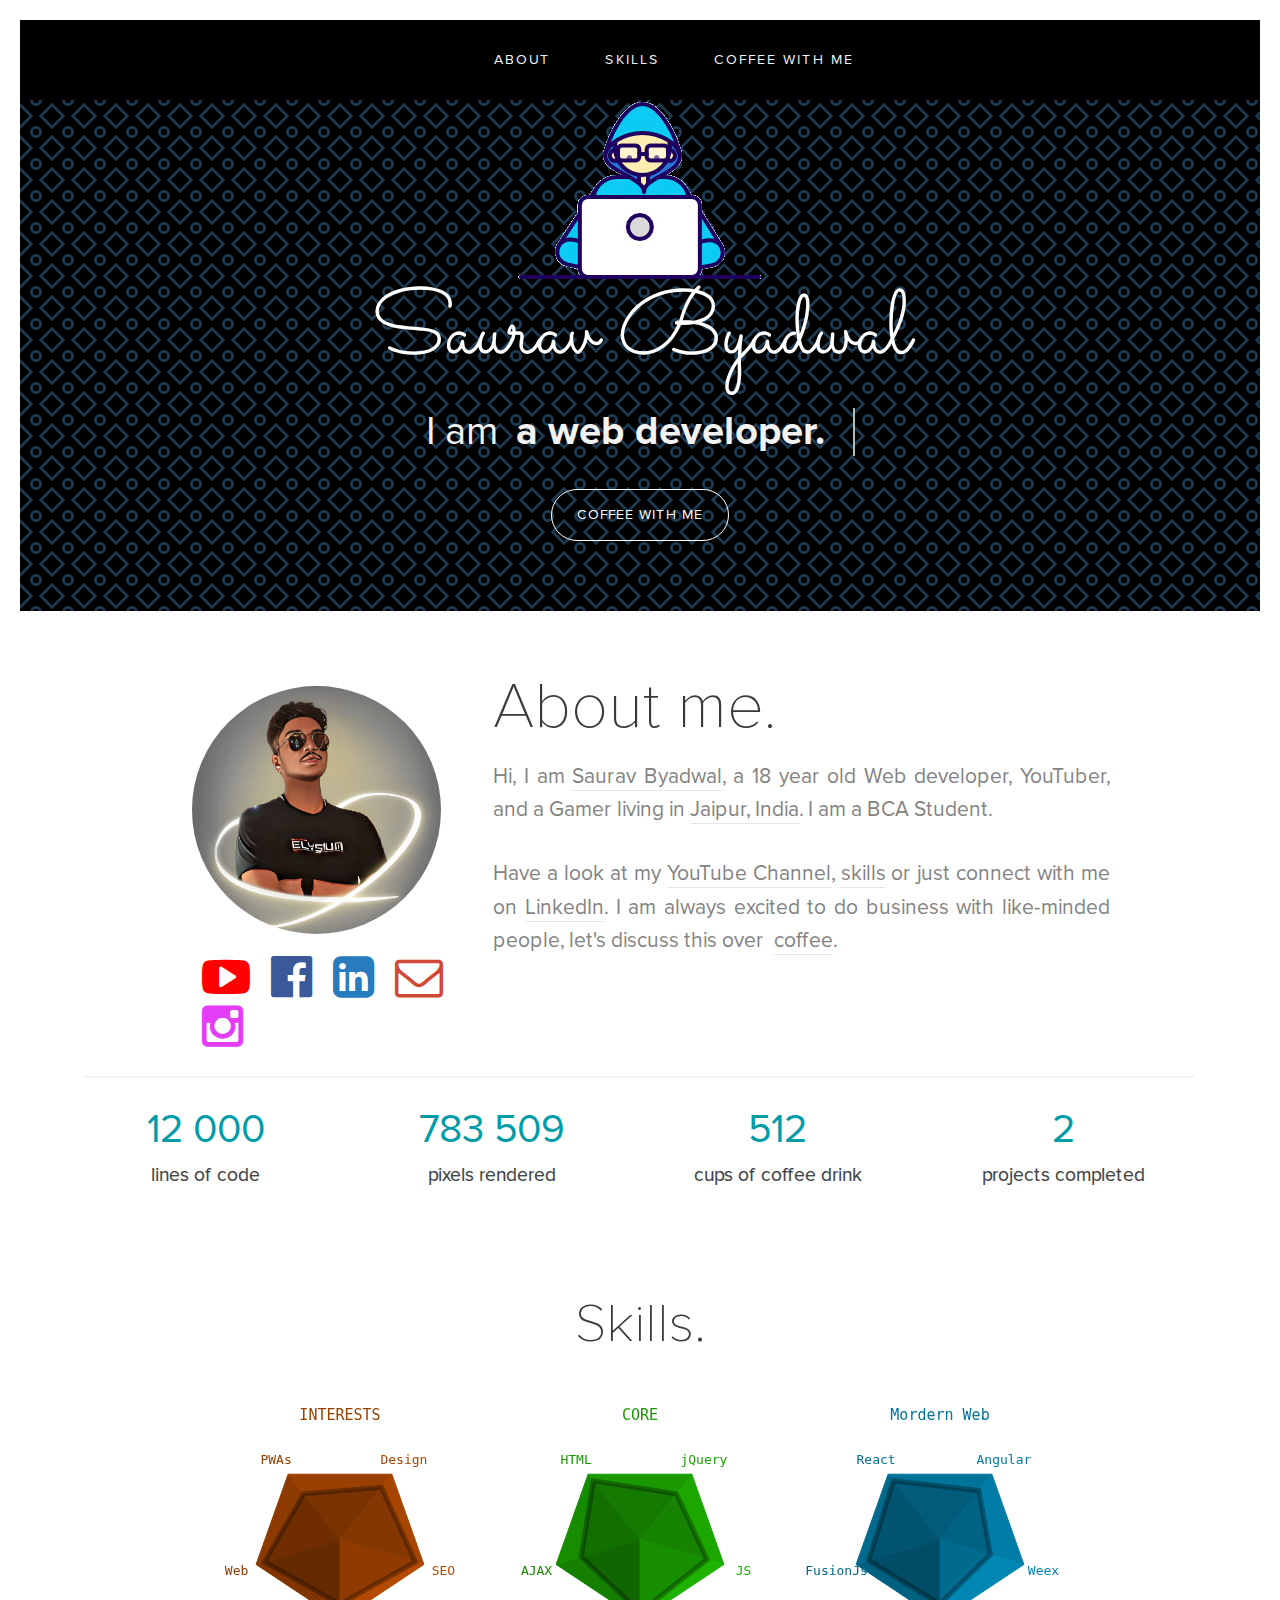
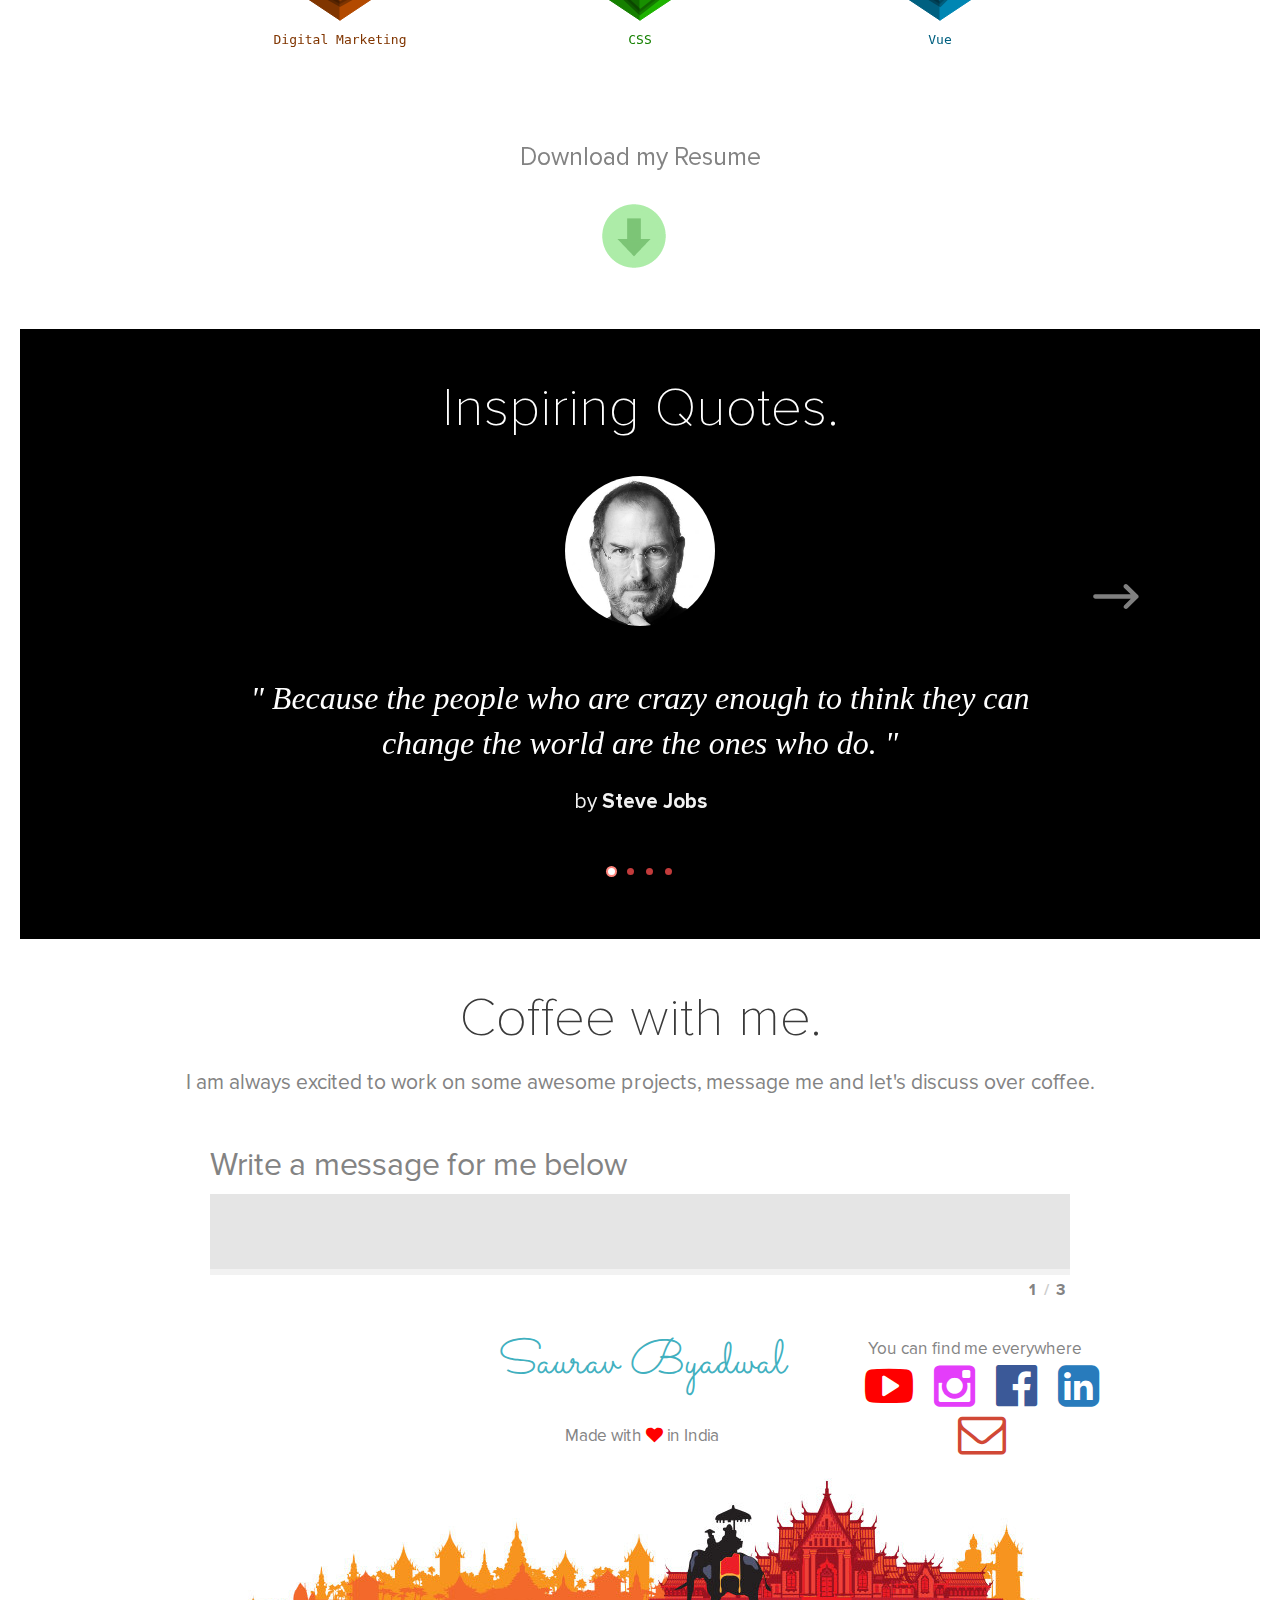
<file: index.html>
<!-- Begin Code Snippet Docstring -->
<!-- 
This code snippet is an HTML document that represents a personal website. It includes metadata, stylesheets, scripts, and sections for different content such as an introduction, about me, skills, quotes, and contact form. The website includes various styles and scripts for visual effects and interactivity. The code snippet does not have any explicit inputs and generates an HTML document that can be rendered by a web browser.
-->
<!-- End Code Snippet Docstring -->
<!doctype html>
<html class="no-js" lang="en">

<head>
  <meta charset="utf-8" />
  <meta name="google-site-verification" content="CCdRdGi4mcQEMv_Q4-K8uQwAU59lbJEycK-zBCBX4q0" />
  <meta name="description"
    content="Hello, I'm a Web developer, YouTuber, and a BCA Student. If you want your own website or play games online then coffee with me.">
  <meta name="keywords"
    content="web development, web designing, youtube, javascript, tutorials, react, angular, website, seo, bca student, social media marketing, freelancer, bengaluru, india ">
  <meta name="author" content="Saurav Byadwal">
  <meta name="viewport" content="width=device-width, initial-scale=1.0" />
  <meta property="og:title" content="Saurav Byadwal " />
  <meta property="og:url" content="index.html" />
  <meta property="og:image" content="img/logo.png" />
  <meta property="og:site_name" content="Saurav Byadwal" />
  <meta property="og:description"
    content="Hello, I'm a Web developer, YouTuber, and a BCA Student. If you want your own website or play games online then coffee with me." />
  <title>Saurav Byadwal</title>
  <link href="img/favicon.ico" type="image/x-icon" rel="shortcut icon" />
  <link rel="stylesheet" href="css/foundation.css" />
  <script src="js/vendor/modernizr.js"></script>
  <link rel="stylesheet" href="css/style.css" />
  <link rel="stylesheet" href="css/font.css" />
  <link rel="stylesheet" href="css/animate.css" />
  <link rel="stylesheet" href="css/icon.css" />
  <link href="https://fonts.googleapis.com/css?family=Sacramento" rel="stylesheet">
  <link rel="stylesheet" href="font/font-awesome/css/font-awesome.min.css">
  <link rel="stylesheet" type="text/css" href="css/component.css" />
  <script src="js/modernizr.custom.js"></script>
  <script src="js/jquery.min.js"></script>
  <script type="text/javascript">
    function hasScrolled() {var l = $(this).scrollTop(); Math.abs(lastScrollTop - l) <= delta || (l > lastScrollTop && l > navbarHeight ? $("header").removeClass("nav-down").addClass("nav-up") : l + $(window).height() < $(document).height() && $("header").removeClass("nav-up").addClass("nav-down"), lastScrollTop = l)} jQuery(window).scroll(function () {0 == jQuery(this).scrollTop() ? $("header").addClass("reachedTop") : $("header").removeClass("reachedTop")}); var didScroll, lastScrollTop = 0, delta = 2, navbarHeight = $("header").outerHeight(); $(window).scroll(function (l) {didScroll = !0}), setInterval(function () {didScroll && (hasScrolled(), didScroll = !1)}, 250);
  </script>
</head>

<body>
  <header class="nav-down reachedTop">
    <div class="wrapper" id="wrapper">
      <div class="row">
        <div class="small-12 large-12 columns alignCenter">
          <ul class="menu">
            <li><a href="#me">about</a></li>
            <li><a href="#myskills">skills</a></li>
            <li><a href="#coffeewithme">coffee with me</a></li>
        </div>
      </div>
    </div>
  </header>
  <section class="intro" id="intro">
    <div class="row" id="middle_row">
      <div class="medium-12 columns alignCenter">
        <section class="cd-intro">
          <h1 class="cd-headline clip is-full-width">
            <img src="img/plane.gif"><br>
            <span class="title">Saurav Byadwal</span><br>
            <span class="iama">I am </span>
            <span class="cd-words-wrapper">
              <b class="is-visible">a web developer.&nbsp;&nbsp;</b>
              <b>a YouTuber.</b>
              <b>a Gamer.</b>
              <b>a BCA Student.</b>
              <b>a proud Indian.</b>
            </span><br>
          </h1>
        </section>
        
      
        <a href="#coffeewithme" class="btn"> Coffee with me</a>
      </div>
    </div>
  </section>
  <section class="about" id="me">
    <div class="row">
      <div class="large-12 medium-12 columns">
        <div class="large-4 medium-4 columns">
          <img class="logo" src="img/Saurav.jpg">
          <div class="medium-12 columns">
            <ul class="tools">
              <li><a href="https://youtube.com/@Sauravby?si=cauI40Ox_sfdGFFi" target="_blank"><i class="fa fa-youtube-play"></i></a></li>
              <li><a href="https://www.facebook.com/saurav.byadwal" target="_blank"><i
                    class="fa fa-facebook-official"></i></a></li>
              <li><a href="https://www.linkedin.com/in/saurav-byadwal-125176199/" target="_blank"><i
                    class="fa fa-linkedin-square"></i></a></li>
              <li><a href="mailto:sauravbyadwal@gmail.com" target="_blank"><i class="fa fa-envelope-o"></i></a></li>
              <li><a href="https://instagram.com/sauravbyadwal?utm_source=qr&igshid=ZDc4ODBmNjlmNQ%3D%3D" target="_blank"><i class="fa fa-instagram"></i></a></li>
            </ul>
          </div>
        </div>
        <div class="large-8 medium-8 columns">
          <h1>About me.</h1>
          <p>
            Hi, I am <a href="https://instagram.com/sauravbyadwal?utm_source=qr&igshid=ZDc4ODBmNjlmNQ%3D%3D" target="_blank">Saurav Byadwal</a>, a 18 year old Web
            developer, YouTuber, and a Gamer living in <a href="https://goo.gl/maps/x8JF1zkp3drQukTT8"
              target="_blank">Jaipur, India</a>. I am a BCA Student.
          </p>
          <p>
            Have a look at my <a href="https://youtube.com/@Sauravby?si=cauI40Ox_sfdGFFi" target="_blank">YouTube Channel</a>, <a
              href="#myskills">skills</a> or just connect with me on <a href="https://www.linkedin.com/in/saurav-byadwal-125176199/"
              target="_blank">LinkedIn</a>. I am always excited to do business with like-minded people, let's discuss this over  <a href="#coffeewithme">coffee</a>.
          </p>
        </div>
      </div>
    </div>
  </section>
  <hr class="num">
  <section class="numbers-wrapper">
    <section class="numbers-inner-wrapper">
      <div class="numbers">
        <h4 id="coded-lines">12 000</h4>
        <span>lines of code</span>
      </div>
      <div class="numbers">
        <h4 id="rendered-pixels">783 509</h4>
        <span>pixels rendered</span>
      </div>
      <div class="numbers">
        <h4 id="coffee-cups">512</h4>
        <span>cups of coffee drink</span>
      </div>
      <div class="numbers">
        <h4 id="projects-completed">2</h4>
        <span>projects completed</span>
      </div>
    </section>
  </section>
  <section class="myskills" id="myskills">
    <div class="row alignCenter">
      <h1>Skills.</h1>
      <div class="skills">
      </div>
      <div class="downloadCV">
        <p>
          Download my Resume
        </p>
        <img class="resume" onclick="changeImage()" src="img/dwnld.png">
      </div>
    </div>
  </section>
  <section class="quotes" id="quotes">
    <div class="row alignCenter">
      <h1>Inspiring Quotes.</h1>
      <p>
      </p>
      <div id="quote-slider" class="cbp-fwslider">
        <ul>
          <li>
            <img class="quotes_img" src="img/quotes/steve-jobs.jpg" alt="Steve Jobs" />
            <h2 class="quotelines">" Because the people who are crazy enough to think they can<br>
              change the world are the ones who do. "</h2>
            <p class="desc">
              by <b>Steve Jobs</b>
            </p>
          </li>
          <li>
            <img class="quotes_img" src="img/quotes/bill-gates.jpg" alt="Bill Gates" />
            <h2 class="quotelines">" Success is a lousy teacher. It seduces smart people into<br>
              thinking they can't lose. "</h2>
            <p class="desc">
              by <b>Bill Gates</b>
            </p>
          </li>
          <li>
            <img class="quotes_img" src="img/quotes/linus-torvalds.jpg" alt="Linus Torvalds" />
            <h2 class="quotelines">" See, you not only have to be a good coder to create system<br>
              like Linux, you have to be a sneaky bastard too. "</h2>
            <p class="desc">
              by <b>Linus Torvalds</b>
            </p>
          </li>
          <li>
            <img class="quotes_img" src="img/quotes/larry-page.jpg" alt="Larry Page" />
            <h2 class="quotelines">" If you're changing the world, you're working on important things.<br>
              You're excited to get up in the morning. "</h2>
            <p class="desc">
              by <b>Larry Page</b>
            </p>
          </li>
        </ul>
      </div>
    </div>
  </section>
  <section class="coffeewithme" id="coffeewithme">
    <div class="row alignCenter">
      <h1>Coffee with me.</h1>
      <p>
        I am always excited to work on some awesome projects, message me and let's discuss over coffee.
      </p>
      <form id="theForm" class="simform" autocomplete="off">
        <div class="simform-inner">
          <ol class="questions">
            <li>
              <span><label for="q1">Write a message for me below</label></span>
              <input id="q1" name="q1" type="text" />
            </li>
            <li>
              <span><label for="q2">Your name</label></span>
              <input id="q2" name="q2" type="text" />
            </li>
            <li>
              <span><label for="q3">Your email or phone number</label></span>
              <input id="q3" name="q3" type="text" />
            </li>
          </ol>
          <!-- /questions -->
          <button class="submit" type="submit">Send answers</button>
          <div class="controls">
            <button class="next"><i class="fa fa-arrow-right"></i></button>
            <div class="progress">
            </div>
            <span class="number">
              <span class="number-current"></span>
              <span class="number-total"></span>
            </span>
            <span class="error-message"></span>
          </div>
          <!-- / controls -->
        </div>
        <!-- /simform-inner -->
        <span class="final-message"></span>
      </form>
      <!-- /simform -->
    </div>
  </section>
  <section class="sayhello" id="hello">
    <div class="row">
      <div class="large-4 columns pad10">
        <p>
          <b></b><br>
          
        </p>
      </div>
      <div class="large-4 columns">
        <p class="footTitle alignCenter">
          Saurav Byadwal
        </p>
        <p class="madewithlove">
          Made with <i class="fa fa-heart"></i> in India
        </p>
      </div>
      <div class="large-4 columns alignCenter pad10">
        <p class="alignCenter">
          You can find me everywhere
        </p>
        <ul class="tools">
          <li><a href="https://youtube.com/@Sauravby?si=cauI40Ox_sfdGFFi" target="_blank"><i class="fa fa-youtube-play"></i></a></li>
          <li><a href="https://instagram.com/sauravbyadwal?utm_source=qr&igshid=ZDc4ODBmNjlmNQ%3D%3D" target="_blank"><i class="fa fa-instagram"></i></a></li>
          <li><a href="https://www.facebook.com/saurav.byadwal" target="_blank"><i
                class="fa fa-facebook-official"></i></a></li>
          <li><a href="https://www.linkedin.com/in/saurav-byadwal-125176199/" target="_blank"><i
                class="fa fa-linkedin-square"></i></a></li>
          <li><a href="mailto:sauravbyadwal@gmail.com" target="_blank"><i class="fa fa-envelope-o"></i></a></li>
        </ul>
      </div>
    </div>
    <img class="footer-image" src="img/foot.jpg">
  </section>
  <script src="js/classie.js"></script>
  <script src="js/stepsForm.js"></script>
  <script src="js/jquery.animateNumber.min.js"></script>
  <script src="js/jquery.cbpFWSlider.min.js"></script>
  <script>
    $(function () {
      $('#cbp-fwslider').cbpFWSlider();
      $('#quote-slider').cbpFWSlider();
      setInterval(function () {
        if ($('.cbp-fwnext').eq(1).is(":visible")) {
          $('.cbp-fwnext').eq(1).click();
        }
        else {
          $('.cbp-fwdots').eq(1).find('span').click();
        }
      }, 6000);
    });
  </script>
  <script type="text/javascript" src="js/jquery.easing.1.3.js"></script>
  <script type="text/javascript">
    $(function () {
      $('header a').bind('click', function (event) {
        var $anchor = $(this);
        $('html, body').stop().animate({
          scrollTop: $($anchor.attr('href')).offset().top
        }, 1500, 'easeInOutExpo');
        event.preventDefault();
      });
    });
    $(function () {
      $('#intro a').bind('click', function (event) {
        var $anchor = $(this);
        $('html, body').stop().animate({
          scrollTop: $($anchor.attr('href')).offset().top
        }, 1500, 'easeInOutExpo');
        event.preventDefault();
      });
    });
  </script>
  <script src="js/foundation.min.js"></script>
  <script>
    $(document).foundation();
  </script>
  <script src="js/textRotate.js"></script>
  <script type="text/javascript">
    var sc_project = 11086857;
    var sc_invisible = 1;
    var sc_security = "58e9ef84";
    var scJsHost = (("https:" == document.location.protocol) ?
      "https://secure." : "http://www.");
    document.write("<sc" + "ript type='text/javascript' src='" +
      scJsHost +
      "statcounter.com/counter/counter.js'></" + "script>");
  </script>
  <noscript>
    <div class="statcounter"><a title="create counter" href="http://statcounter.com/free-hit-counter/"
        target="_blank"><img class="statcounter" src="//c.statcounter.com/11086857/0/58e9ef84/1/" alt="create
counter"></a></div>
  </noscript>
  <script>
    (function (i, s, o, g, r, a, m) {
      i['GoogleAnalyticsObject'] = r; i[r] = i[r] || function () {
        (i[r].q = i[r].q || []).push(arguments)
      }, i[r].l = 1 * new Date(); a = s.createElement(o),
        m = s.getElementsByTagName(o)[0]; a.async = 1; a.src = g; m.parentNode.insertBefore(a, m)
    })(window, document, 'script', 'https://www.google-analytics.com/analytics.js', 'ga');

    ga('create', 'UA-36122972-4', 'auto');
    ga('send', 'pageview');

  </script>
</body>

</html>
</file>
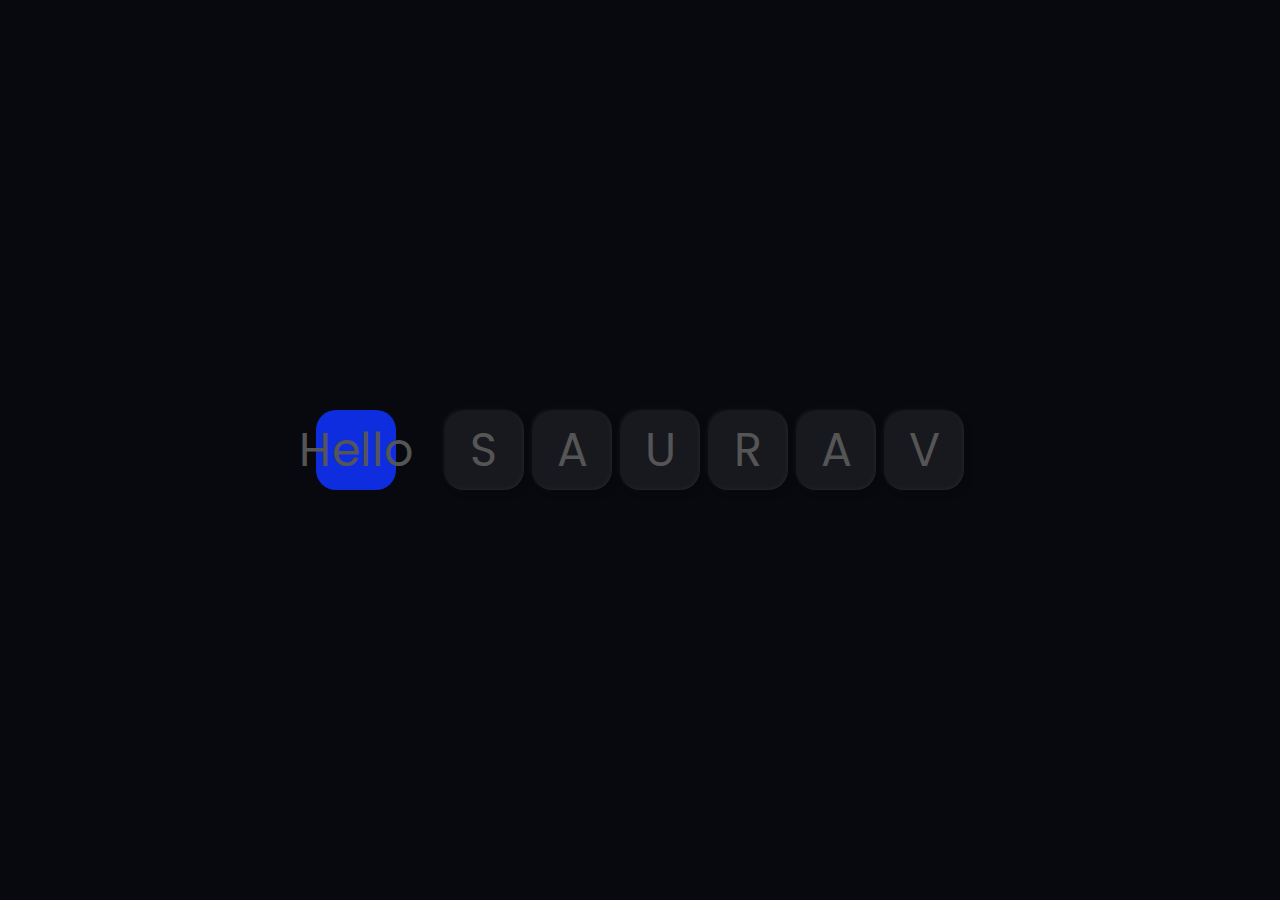
<file: SAURAV.html>
<!DOCTYPE html>
<html lang="en">
<head>
    <title>

    </title>
</head>
<body>
  <ab1>
    <s1>
      <si>
        Hello
      </si>
    </s1>
    <style>
    body{
      padding: 0;
          margin: 0; 
          height: 100vh;
          background: #70ec1d;
          font-family: 'Poppins', sans-serif;
          display: flex;
          justify-content: center;
          align-items: center;
      si {
          position: relative;
          height: 80px;
          width: 80px;
          background: #0d2ddf;
          color: #555;
          display: flex;
          display: flex;
          justify-content: center;
          align-items: center;
          font-size: 46px;
          cursor: pointer;
          margin: 0 4px;
          border-radius: 20px;}
    }</style>
  </ab1>
  <!-- in this the buton name was riten -->
  <ab2>
    <ul>
        <li>
          <input type="checkbox" />
          <div>S</div>
        </li>
        <li>
          <input type="checkbox" />
          <div>A</div>
        </li>
        <li>
          <input type="checkbox" />
          <div>U</div>
        </li>
        <li>
          <input type="checkbox" />
          <div>R</div>
        </li>
        <li>
          <input type="checkbox" />
          <div>A</div>
        </li>
        <li>
          <input type="checkbox" />
          <div>V</div>
        </li>
        
      </ul>
    
      

    <style>
    @import url('https://fonts.googleapis.com/css2?family=Poppins:wght@900&display=swap');

        body {
          padding: 0;
          margin: 0; 
          height: 100vh;
          background: #08090f;
          font-family: 'Poppins', sans-serif;
          display: flex;
          justify-content: center;
          align-items: center;
        }
        ul {
          position: relative;
          display: flex;
        }
        
        li {
          list-style: none;
        }
        
        label {
          position: relative;
        }
        
        input[type="checkbox"] {
          position: absolute;
          opacity: 0;
          cursor: pointer;
          height: 80px;
          width: 80px;
          z-index: 100;
        }
        div {
          position: relative;
          height: 80px;
          width: 80px;
          background: #18191f;
          color: #555;
          display: flex;
          display: flex;
          justify-content: center;
          align-items: center;
          font-size: 46px;
          cursor: pointer;
          margin: 0 4px;
          border-radius: 20px;
          box-shadow: -1px -1px 4px rgba(255, 255, 255, 0.05),
            4px 4px 6px rgba(0, 0, 0, 0.2),
            inset -1px -1px 4px rgba(255, 255, 255, 0.05),
            inset 1px 1px 1px rgba(0, 0, 0, 0.1);
        }
        input[type="checkbox"]:checked ~ div {
          box-shadow: inset 0 0 2px rgba(255, 255, 255, 0.05),
            inset 4px 4px 6px rgba(0, 0, 0, 0.2);
          color: yellow;
          text-shadow: 0 0 15px yellow, 0 0 25px yellow;
          animation: glow 1.5s linear infinite;
        }
        
        @keyframes glow {
          0% {
            filter: hue-rotate(0deg);
          }
          100% {
            filter: hue-rotate(360deg);
          }
        }
        </style>
</ab2>
</body>
</html>
</file>
<file: css/style.css>
body {
  font-family:'ProximaNova';
  color:#3a3a3a;
}
a {
  color:white;
}
a:hover {
  color:#2ecff9;
}
.header {
  padding-top:2em;
}
h1 {
  font-family:'ProximaNova';
  color:#3a3a3a;
  font-size:3.5em;
}
h2 {
  font-family:'ProximaNova';
  color:#3a3a3a;
  font-size:1.4em;
}
h3 {
  font-family:'ProximaNova';
  color:#3a3a3a;
  font-size:0.8em;
  text-align:center;
}
h4 {
  font-family:'ProximaNova';
  font-size:1.2em;
  color:white;
  text-align:center;
}
p {
  font-family:'ProximaNova';
  font-size:30px;
  color:#3a3a3a;
  font-size:1.3em;
  text-align:justify;
}
.js div#preloader {
  position:fixed;
  left:0;
  top:0;
  z-index:9999;
  overflow:visible;
  width:40px;
  height:40px;
  left:50%;
  top:50%;
  margin-top:-25px;
  margin-left:-25px;
}
#preload_wrapper {
  background-color:rgb(19, 12, 12);
  width:100%;
  height:100%;
  z-index:9999;
  position: fixed;
}
/* ////////////////////////// Preloader ////////////////////// */
/*:not(:required) hides this rule from IE9 and below */
.preloader:not(:required) {
  -moz-transform:translate3d(0,0,0);
  -ms-transform:translate3d(0,0,0);
  -webkit-transform:translate3d(0,0,0);
  transform:translate3d(0,0,0);
  position:relative;
  display:inline-block;
  width:50px;
  height:50px;
  background:rgba(6, 8, 8, 0.5);
  border-radius:50%;
  overflow:hidden;
  text-indent:-9999px;
  /* Hides inner circles outside base circle at safari */
  -webkit-mask-image:url(data:image/png;
  base64,iVBORw0KGgoAAAANSUhEUgAAAAEAAAABCAIAAACQd1PeAAAAGXRFWHRTb2Z0d2FyZQBBZG9iZSBJbWFnZVJlYWR5ccllPAAAAA5JREFUeNpiYGBgAAgwAAAEAAGbA+oJAAAAAElFTkSuQmCC);
}
.preloader:not(:required):before,.preloader:not(:required):after {
  content:'';
  position:absolute;
  top:0;
  display:inline-block;
  width:50px;
  height:50px;
  border-radius:50%;
}
.preloader:not(:required):before {
  -moz-animation:preloader 3s infinite;
  -webkit-animation:preloader 3s infinite;
  animation:preloader 3s infinite;
  -moz-transform-origin:0 50%;
  -ms-transform-origin:0 50%;
  -webkit-transform-origin:0 50%;
  transform-origin:0 50%;
  left:0;
  background:#c7efcf;
}
.preloader:not(:required):after {
  -moz-animation:preloader 3s 0.2s reverse infinite;
  -webkit-animation:preloader 3s 0.2s reverse infinite;
  animation:preloader 3s 0.2s reverse infinite;
  -moz-transform-origin:100% 50%;
  -ms-transform-origin:100% 50%;
  -webkit-transform-origin:100% 50%;
  transform-origin:100% 50%;
  right:0;
  background:#eef5db;
}
@-moz-keyframes preloader {
  0% {
    -moz-transform:rotate(0deg);
    transform:rotate(0deg);
  }
  50% {
    -moz-transform:rotate(360deg);
    transform:rotate(360deg);
  }
  100% {
    -moz-transform:rotate(0deg);
    transform:rotate(0deg);
  }
}
@-webkit-keyframes preloader {
  0% {
    -webkit-transform:rotate(0deg);
    transform:rotate(0deg);
  }
  50% {
    -webkit-transform:rotate(360deg);
    transform:rotate(360deg);
  }
  100% {
    -webkit-transform:rotate(0deg);
    transform:rotate(0deg);
  }
}
@keyframes preloader {
  0% {
    -moz-transform:rotate(0deg);
    -ms-transform:rotate(0deg);
    -webkit-transform:rotate(0deg);
    transform:rotate(0deg);
  }
  50% {
    -moz-transform:rotate(360deg);
    -ms-transform:rotate(360deg);
    -webkit-transform:rotate(360deg);
    transform:rotate(360deg);
  }
  100% {
    -moz-transform:rotate(0deg);
    -ms-transform:rotate(0deg);
    -webkit-transform:rotate(0deg);
    transform: rotate(0deg);
  }
}
/* ////////////////////////// Preloader ////////////////////// */
.wrapper {
  width:100%;
  background-color:#000000;
  height:80px;
  position:fixed;
  top:0px;
  z-index:999;
  border-right:20px solid white;
  border-left:20px solid white;
  transition:all 0.2s ease-in-out;
}
header.nav-up .wrapper {
  top:-80px;
}
header.nav-down.reachedTop .wrapper {
  top:20px;
}
a.logo {
  text-transform:uppercase;
  margin-top:25px;
  display:inline-block;
  font-weight:600;
  font-size:30px;
  color:#3a3a3a;
}
a.logo span {
  color:#fff;
}
ul.menu {
  margin-top:27px;
}
ul.menu li {
  list-style:none;
  display:inline-block;
  margin-left:50px;
}
ul.menu li a {
  text-transform:uppercase;
  font-family:'ProximaNova';
  font-size:14px;
  letter-spacing:2px;
  color:#f2f2f2;
}
ul.menu li a:hover {
  border-bottom:1px solid #fff;
  padding-bottom:6px;
}
@keyframes slideleft {
  from {
    background-position:0%;
  }
  to {
    background-position:90000%;
  }
}
@-webkit-keyframes slideleft {
  from {
    background-position:0%;
  }
  to {
    background-position: 90000%;
  }
}
section.intro {
  background:url(../img/clouds.pn) repeat-x top center;
  background-size:contain;
  background-repeat:repeat;
  /*animation:slideleft 20000s infinite linear;-webkit-animation:slideleft 20000s infinite linear;width:100%;*/
  background-color:#000000;
  padding-bottom:70px;
  position:relative;
  border-right:20px solid #fff;
  border-left:20px solid #fff;
  border-top:20px solid #fff;
  padding-top:80px;
  background: linear-gradient(45deg,transparent 14%, #1c3b52 15%, #1c3b52 20%, transparent 21%, transparent 79%, #1c3b52  80%, #1c3b52 85%, transparent 86%),linear-gradient(135deg,transparent 14%, #1c3b52 15%, #1c3b52 20%, transparent 21%, transparent 79%, #1c3b52  80%, #1c3b52 85%, transparent 86%), radial-gradient(transparent 14%, #1c3b52 15%, #1c3b52 25%, transparent 26%);
        background-size: 2em 2em;
        background-color: #000000;
        opacity: 1
}
section.intro h1 {
  margin-top:0px;
  line-height:1.2;
  font-family:'ProximaNovaT';
  color:#3a3a3a;
  font-size:65px;
}
section.intro span.design {
  font-family:'ProximaNovaT';
}
section.intro span {
  font-family:'ProximaNova';
}
a.btn {
  border:1px solid #fff;
  text-transform:uppercase;
  color:#fff;
  padding:15px 25px;
  border-radius:30px;
  font-size:14px;
  letter-spacing:1px;
  margin-top:14px;
  display:inline-block !important;
  line-height:1.4;
  -webkit-transition:all .2s ease;
  -moz-transition:all .2s ease;
  transition:all .2s ease;
}
a.btn:hover {
  background-color:#fff;
  color:#000000
}
a.btn.project {
  background:transparent;
  border:1px solid #fff;
  color:#fff;
}
a.btn.project:hover {
  background-color:#fff;
  color:#fe5f55;
}
section.about {
  padding:0px;
  border-right:20px solid white;
  border-left:20px solid white;
}
section.about h1 {
  color:#3a3a3a;
  font-family:'ProximaNovaT';
  font-size:65px;
  margin-top:50px;
}
section.about a.pronounce span {
  color:#ABABAB;
  cursor:help;
  border-bottom:1px dotted rgb(216,216,216);
  letter-spacing:1px;
}
section.about a.pronounce {
  border-bottom:none;
}
section.about a.pronounce:hover {
  border-bottom:none;
}
section.about p {
  color:#838383;
  margin:0 auto;
  margin-bottom:30px;
  font-size:21px;
}
section.about p a {
  color:#838383;
  border-bottom:1px solid #E7E7E7;
  padding-bottom:1px;
}
section.about p a:hover {
  border-bottom:1px solid #009ca8;
}
section.about img {
  display:block;
  margin:auto;
  border-radius: 50%;
}
section.about h2 {
  font-family:'ProximaNova';
  color:#676767;
  font-size:17px;
  line-height:2.2em;
}
ul.tools,ul.lang,ul.hobbies {
  margin:0;
}
ul.lang {
  margin-top:12px;
}
ul.tools li,ul.hobbies li {
  list-style:none;
  display:inline-block;
  background-size:500px;
  margin-left:17px;
}
ul.lang li {
  list-style:none;
  display:inline-block;
}
section.projects h1 {
  color:#fff;
  font-family:'ProximaNovaT';
  font-size:50px;
  margin-top:20px;
}
section.projects p {
  color:#fff;
  margin:0 auto;
  font-size:15px;
  margin-left:4px;
}
section.sayhello {
  background:#fff;
  position:relative;
  text-align:center;
  padding-top:30px;
  padding-bottom:0px;
  border-right:20px solid white;
  border-left:20px solid white;
}
section.sayhello h1 {
  color:#000;
  font-family:'ProximaNovaT';
  font-size:65px;
}
section.sayhello p {
  color:#848484;
  margin:0 auto;
  font-size:17px;
  margin-left:4px;
}
a.email:hover {
  border-bottom:1px solid #000;
  color:#000;
}
a.email {
  float:right;
  font-size:22px;
  text-align:right;
  margin-top:52px;
  font-family:'ProximaNovaT';
  border-bottom:1px solid #717070;
  padding-bottom:5px;
  color:#000;
}
a.email:visited {
  color: #000;
}
section.quotes {
  /*background:#ffc548;*/
  background:#000000;
  border-left:20px solid white;
  border-right:20px solid white;
  border-bottom:20px solid white;
  border-top:20px solid white;
}
section.quotes h1 {
  color:#fff;
  font-family:'ProximaNovaT';
  font-size:55px;
  margin-top:40px;
}
section.quotes h2 {
  color:#fff;
  font-family:serif;
  font-style:italic;
  font-size:32px;
  margin-top:40px;
}
section.quotes p {
  text-align:center;
  color:#f2f2f2;
  margin:0 auto;
  margin-top:20px;
  margin-bottom:20px;
  font-size:21px;
}
.quotes_img {
  width:150px !important;
  margin-top:10px !important;
  margin-bottom:10px !important;
  border-radius:50%;
  border-style:none;
  border: 0px solid !important;
}
section.coffeewithme {
  /*background:#ffc548;*/
  background:#ffffff;
  border-left:20px solid white;
  border-right:20px solid white;
  border-bottom:20px solid white;
  border-top:20px solid white;
}
section.coffeewithme h1 {
  color:#3a3a3a;
  font-family:'ProximaNovaT';
  font-size:55px;
  margin-top:0px;
}
section.coffeewithme p {
  text-align:center;
  color:#838383;
  margin:0 auto;
  margin-top:10px;
  margin-bottom:40px;
  font-size: 21px;
}
section.myskills {
  /*background:#ffc548;*/
  background:#fff;
  border-left:20px solid white;
  border-right:20px solid white;
  border-bottom:20px solid white;
  border-top:20px solid white;
}
section.myskills h1 {
  color:#3a3a3a;
  font-family:'ProximaNovaT';
  font-size:55px;
  margin-top:0px;
}
section.myskills p {
  text-align:center;
  color:#838383;
  margin:0 auto;
  margin-top:40px;
  margin-bottom:-30px;
  font-size:25px;
  position:absolute;
  z-index:1000;
  width:100%;
  left:0;
}
.downloadCV {
  min-height:172px;
  padding-bottom:20px;
  padding-top:20px;
  cursor:pointer;
}
section.projects {
  background:#303030;
  border:20px solid white;
}
section.projects h2.name {
  font-size:30px;
  text-align:center;
  font-family:'ProximaNovaT';
  color:#fff;
}
section.projects p.desc {
  font-size:17px;
  text-align:center;
}
section.sayhello ul.icons {
  margin:0;
  padding:0;
  float:right;
  line-height:0;
}
section.sayhello ul.icons li {
  display:inline-block;
  -webkit-transition:all .35s ease;
  -moz-transition:all .35s ease;
  transition:all .35s ease;
  margin:30px 0px 20px 0px;
  margin-left:20px;
}
section.sayhello .icon span.SocailLink {
  display:block;
  font-size:12px;
  text-shadow:none;
  color:#333;
  -webkit-transition:all .2s ease;
  -moz-transition:all .2s ease;
  transition:all .2s ease;
  letter-spacing:3px;
  text-align:center;
}
section.sayhello .icon.dribbble,section.sayhello .icon.behance,section.sayhello .icon.behance,section.sayhello .icon.twitter,section.sayhello .icon.facebook {
  -webkit-transition:all .35s ease;
  -moz-transition:all .35s ease;
  transition:all .35s ease;
}
section.sayhello .icon.dribbble {
  color:#848484;
  font-size:30px;
}
section.sayhello .icon.dribbble:hover {
  color:#F66699;
}
section.sayhello .icon.behance {
  color:#848484;
  font-size:30px;
}
section.sayhello .icon.behance:hover {
  color:#339cd5;
}
section.sayhello .icon.twitter {
  color:#848484;
  font-size:30px;
}
section.sayhello .icon.twitter:hover {
  color:#3AB6E8;
}
section.sayhello .icon.facebook {
  color:#848484;
  font-size:29px;
}
section.sayhello .icon.facebook:hover {
  color:#3b5998;
}
section.sayhello p.credits,section.sayhello p.made {
  font-size:12px;
  text-align:right;
}
.numbers-inner-wrapper {
  max-width:1150px;
  margin:0px auto;
  margin-top:20px;
}
.numbers-inner-wrapper>div {
  display:inline-block;
  width:24.5%;
  text-align: center;
}
.numbers-wrapper h4 {
  /*font-family:"Roboto Slab","PT Serif","PT Sans","Times New Roman",sans-serif;*/
  font-size:2.5rem;
  color:#009ca8;
}
.numbers-wrapper span {
  font-size:1.2rem;
  -webkit-text-stroke:0.2px #627175;
}
hr.num {
  margin-top:25px;
  margin-bottom:15px;
}
hr {
  width:1110px;
  margin:90px auto 0px auto;
  border:1px solid #eff5f7;
}
.project_img {
  width:50% !important;
  margin-top:10px !important;
  border-radius:4px;
  border-style:none;
  border:0px solid !important;
  border-color:#c0c0c0;
}
@media only screen and (min-width:40.063em) and (max-width:64em) {
  ul.menu li {
    margin-left:20px;
  }
}
@media only screen and (max-width:40em) {
  ul.menu {
    float:left;
  }
  ul.menu a {
    font-size:11px !important;
  }
  ul.menu li {
    margin-left:10px;
  }
}
@media only screen and (max-width:320px) {
  section.intro h1 {
    font-size:38px !important;
  }
}
@media only screen and (max-width:64em) {
  .opl,.cssda {
    display:none;
  }
  section.intro,.wrapper,section.about,section.projects,section.sayhello {
    border:none;
  }
  .iama {
  }
  .title {
  }
  #scene {
    display:none;
  }
  header.nav-down.reachedTop .wrapper {
    top:0;
  }
  section.about h1 {
    font-size:50px;
    text-align:center;
  }
  section.about p {
    padding:15px;
    margin-bottom:-5px;
  }
  section.intro h1 {
    margin-top:21px;
    font-size:50px;
  }
  section.projects h1 {
    font-size:50px;
    text-align:center;
  }
  section.projects p {
    text-align:center;
  }
  .cbp-fwslider ul li>a img {
    width:100% !important;
  }
  .cbp-fwslider nav span {
    width:30px !important;
  }
  .cbp-fwslider nav span.cbp-fwnext {
    right:20px !important;
  }
  .cbp-fwslider nav span.cbp-fwprev {
    left:20px !important;
  }
  section.sayhello h1 {
    font-size:50px;
    text-align:center;
  }
  section.sayhello p {
    text-align:center;
  }
  section.sayhello {
    text-align:center;
  }
  a.email,section.sayhello ul.icons {
    float:none;
  }
  a.email {
    margin-top:22px;
    display:inline-block;
  }
  section.sayhello ul.icons li:first-child {
    margin-left: 0;
  }
}
/* Rotating Text */
.cd-words-wrapper {
  display:inline-block;
  position:relative;
  text-align:left;
}
.cd-words-wrapper b {
  display:inline-block;
  position:absolute;
  white-space:nowrap;
  left:0;
  top:0;
}
.cd-words-wrapper b.is-visible {
  position:relative;
}
.no-js .cd-words-wrapper b {
  opacity:0;
}
.no-js .cd-words-wrapper b.is-visible {
  opacity:1;
}
.cd-headline.clip span {
  display:inline-block;
}
.cd-headline.clip .cd-words-wrapper {
  overflow:hidden;
  vertical-align: middle;
}
.cd-headline.clip .cd-words-wrapper::after {
  /* line */
  content:'';
  position:absolute;
  top:0;
  right:0;
  width:2px;
  height:100%;
  background-color:#aebcb9;
}
.cd-headline.clip b {
  opacity:0;
}
.cd-headline.clip b.is-visible {
  opacity:1;
}
.skills {
  margin:auto;
  text-align:center;
}
.pentagon {
  width:300px;
  height:300px;
  margin:auto;
  padding:3px 3px 28px 3px;
  display:inline-block;
}
.logo {
  margin-top:75px !important;
  margin-bottom:20px !important;
  width:85%;
}
.iama {
  color:#f2f2f2;
  font-size:40px;
  vertical-align:middle;
}
.cd-words-wrapper {
  color:#f2f2f2;
  font-size:40px;
}
section.numbers-wrapper {
  margin-top:0px;
  margin-bottom:80px;
  ;
}
.madewithlove {
  text-align:center;
  padding-top:20px;
}
.alignCenter {
  text-align:center;
}
span.title {
  font-family:'Sacramento',cursive !important;
  text-transform:none;
  font-weight:400;
  color:#fff;
  font-size:1.4em;
}
.fa-facebook-official {
  font-size:3em !important;
  color:#3b5998;
}
.fa-youtube-play {
  font-size:3em !important;
  color: red;
}
.fa-linkedin-square {
  font-size:3em !important;
  color:#287bbc;
}
.fa-instagram {
  font-size:3em !important;
  color:#e43dfa;
}
.fa-twitter-square {
  font-size:3em !important;
  color:#1b95e0;
}
.fa-envelope-o {
  font-size:3em !important;
  color:#d14836;
}
.pad10 {
  padding:10px;
}
.fa-heart {
  color:red;
  font-size:15px;
}
.footTitle {
  font-family:'Sacramento',cursive;
  text-transform:none;
  font-weight:400;
  color:#41b0bf !important;
  font-size: 3em !important;
}
</file>
<file: css/font.css>
@font-face {
	font-family: 'ProximaNova';
	src: url('../font/ProximaNova-Bold.eot');
	src: url('../ProximaNova-Boldd41d.html?#iefix') format('embedded-opentype'),
		url('../font/ProximaNova-Bold.woff') format('woff'),
		url('../font/ProximaNova-Bold.ttf')  format('truetype');
	font-weight: bold;
	font-style: normal;
}

@font-face {
	font-family: 'ProximaNovaCond';
	src: url('../font/ProximaNovaCond-Black.eot');
	src: url('../font/ProximaNovaCond-Blackd41d.eot?#iefix') format('embedded-opentype'),
		url('../font/ProximaNovaCond-Black.woff') format('woff'),
		url('../font/ProximaNovaCond-Black.ttf')  format('truetype');
	font-weight: 900;
	font-style: normal;
}

@font-face {
	font-family: 'ProximaNova';
	src: url('../font/ProximaNova-Regular.eot');
	src: url('../font/ProximaNova-Regulard41d.eot?#iefix') format('embedded-opentype'),
		url('../font/ProximaNova-Regular.woff') format('woff'),
		url('../font/ProximaNova-Regular.ttf')  format('truetype');
	font-weight: normal;
	font-style: normal;
}

@font-face {
	font-family: 'ProximaNovaT';
	src: url('../font/ProximaNovaT-Thin.eot');
	src: url('../font/ProximaNovaT-Thind41d.eot?#iefix') format('embedded-opentype'),
		url('../font/ProximaNovaT-Thin.woff') format('woff'),
		url('../font/ProximaNovaT-Thin.ttf')  format('truetype');
	font-weight: 100;
	font-style: normal;
}

@font-face {
	font-family: 'ProximaNovaCond';
	src: url('../font/ProximaNovaCond-Light.eot');
	src: url('../font/ProximaNovaCond-Lightd41d.eot?#iefix') format('embedded-opentype'),
		url('../font/ProximaNovaCond-Light.woff') format('woff'),
		url('../font/ProximaNovaCond-Light.ttf')  format('truetype');
	font-weight: 300;
	font-style: normal;
}
</file>
<file: css/icon.css>
@font-face {
	font-family: 'icomoon';
	src:url('../font/icomoone6d5.eot?fmqiko');
	src:url('../font/icomoond41d.eot?#iefixfmqiko') format('embedded-opentype'),
		url('../font/icomoone6d5.woff?fmqiko') format('woff'),
		url('../font/icomoone6d5.ttf?fmqiko') format('truetype'),
		url('../font/icomoone6d5.svg?fmqiko#icomoon') format('svg');
	font-weight: normal;
	font-style: normal;
}

[class^="icon-"], [class*=" icon-"] {
	font-family: 'icomoon';
	speak: none;
	font-style: normal;
	font-weight: normal;
	font-variant: normal;
	text-transform: none;
	line-height: 1;

	/* Better Font Rendering =========== */
	-webkit-font-smoothing: antialiased;
	-moz-osx-font-smoothing: grayscale;
}

.icon-arrow-right:before {
	content: "\e600";
}
.icon-arrow-left:before {
	content: "\e601";
}
.icon-arrow-up:before {
	content: "\e602";
}
.icon-arrow-left2:before {
	content: "\e603";
}
.icon-twitter:before {
	content: "\e604";
}
.icon-facebook:before {
	content: "\e605";
}
.icon-dribbble:before {
	content: "\e606";
}
.icon-skype:before {
	content: "\e607";
}
.icon-linkedin:before {
	content: "\e608";
}
.icon-behance:before {
	content: "\e609";
}
.icon-list:before {
	content: "\e60a";
}
.icon-mouse:before {
	content: "\e60b";
}
</file>
<file: css/component.css>
.cbp-fwslider {
	position: relative;
	margin: 0 0 10px;
	overflow: hidden;
	padding: 0px 0 45px;
	  margin-bottom: 55px;
}

.cbp-fwslider ul {
	margin: 0;
	padding: 0;
	white-space: nowrap;
	list-style-type: none;
}

.cbp-fwslider ul li {
	-webkit-transform: translateZ(0);
	-moz-transform: translateZ(0);
	transform: translateZ(0);
	float: left;
	display: block;
	margin: 0;
	padding: 0;
	text-align: center;
}

.cbp-fwslider ul li > a,
.cbp-fwslider ul li > div {
	display: block;
	text-align: center;
	outline: none;
	
}


.cbp-fwslider ul li > a.prjct_img{
	pointer-events:none;
	cursor: default;
}



.cbp-fwslider ul li > a img {
	border: none;
	display: block;
	margin: 0 auto;
	max-width: 75%;
}

.cbp-fwslider nav span {
	position: absolute;
  top: 40%;
    width: 48px;
  height: 28px;

  color: #fff;
  text-align: center;
  margin-top: -50px;
  line-height: 100px;
  cursor: pointer;
  opacity: 0.5
}

.cbp-fwslider nav span:hover {
	
	opacity: 1;
}

.cbp-fwslider nav span.cbp-fwnext {
	right: 0px;
	  background: url(../img/right.svg) no-repeat;
}

.cbp-fwslider nav span.cbp-fwprev {
	left: 0px;
	  background: url(../img/left.svg) no-repeat;
}

.cbp-fwdots {
	position: absolute;
	bottom: 0px;
	white-space: nowrap;
	text-align: center;
	width: 100%;
}

.cbp-fwdots span {
	display: inline-block;
  width: 7px;
  height: 7px;
  background: #C23B3B;
  margin: 6px;
  border-radius: 50%;
  cursor: pointer;
}

.cbp-fwdots span:hover {
	background: #ffffff;
}

.cbp-fwdots span.cbp-fwcurrent {
	background: #ffffff;
	box-shadow: 0 0 0 2px #ff857d;
	-webkit-transition: box-shadow 0.2s ease-in-out;
	-moz-transition: box-shadow 0.2s ease-in-out;
	transition: box-shadow 0.2s ease-in-out;
}

/* CSS Styles for form Element */

.simform {
	position: relative;
	margin: 0 auto;
	min-height: 135.5px;
	max-width: 860px;
	width: 100%;
	text-align: left;
	font-size: 2.5em;
	color: #838383;
}

.simform .submit {
	display: none;
}

/* Question list style */
.simform ol {
	margin: 0;
	font-size: 2rem;
	padding: 0;
	list-style: none;
	position: relative;
	-webkit-transition: height 0.4s;
	transition: height 0.4s;
}

.simform ol:before {
	content: '';
	background-color: rgba(0,0,0,0.1);
	position: absolute;
	left: 0;
	bottom: 0;
	width: 100%;
	height: 2.35em;
}

.questions li {
	z-index: 100;
	position: relative;
	visibility: hidden;
	height: 0;
	-webkit-transition: visibility 0s 0.4s, height 0s 0.4s;
	transition: visibility 0s 0.4s, height 0s 0.4s;
}

.questions li.current,
.no-js .questions li {
	visibility: visible;
	height: auto;
	-webkit-transition: none;
	transition: none;
}

/* Labels */
.questions li > span {
	display: block;
	overflow: hidden;
}

.questions li > span label {
	display: block;
	-webkit-transition: -webkit-transform 0.4s;
	transition: transform 0.4s;
	-webkit-transform: translateY(-100%);
	transform: translateY(-100%);
}

.questions li.current > span label,
.no-js .questions li > span label {
	-webkit-transition: none;
	transition: none;
	-webkit-transform: translateY(0);
	transform: translateY(0);
}

.show-next .questions li.current > span label {
	-webkit-animation: moveUpFromDown 0.4s both;
	animation: moveUpFromDown 0.4s both;
}

@-webkit-keyframes moveUpFromDown {
	from { -webkit-transform: translateY(100%); }
	to { -webkit-transform: translateY(0); }
}

@keyframes moveUpFromDown {
	from { -webkit-transform: translateY(100%); transform: translateY(100%); }
	to { -webkit-transform: translateY(0); transform: translateY(0); }
}

/* Input field */
.questions input {
	display: block;
	margin: 0.3em 0 0 0;
	padding: 0.5em 1em 0.5em 0.7em;
	width: calc(100% - 2em);
	border: none;
	background: transparent;
	color: rgba(0,0,0,0.8);
	font-size: 1em;
	line-height: 1;
	opacity: 0;
	-webkit-transition: opacity 0.3s;
	transition: opacity 0.3s;
}

.questions .current input,
.no-js .questions input {
	opacity: 1;
}

.questions input:focus,
.simform button:focus {
	outline: none;
}

/* Next question button */
.next {
	position: absolute;
	right: 0;
	top: 1.3em; /* padding-bottom of form plus progress bar height */
	display: block;
	padding: 0;
	width: 2em;
	height: 2em;
	border: none;
	background: none;
	color: rgba(0,0,0,0.4);
	text-align: center;
	opacity: 0;
	z-index: 100;
	cursor: pointer;
	-webkit-transition: -webkit-transform 0.3s, opacity 0.3s;
	transition: transform 0.3s, opacity 0.3s;
	-webkit-transform: translateX(-20%);
	transform: translateX(-20%);
	pointer-events: none;
	-webkit-tap-highlight-color: rgba(0, 0, 0, 0);
}

.next:hover {
	color: #000;
	background: none;
}

.next::after {
	position: absolute;
	top: 0;
	left: 0;
	width: 100%;
	height: 100%;
	font-size: 2rem;
	text-transform: none;
	font-weight: normal;
	font-style: normal;
	font-variant: normal;
	line-height: 2;
	speak: none;
	-webkit-font-smoothing: antialiased;
	-moz-osx-font-smoothing: grayscale;
}

.next.show {
	opacity: 1;

	font-size: 2.5rem;
	-webkit-transform: translateX(0);
	transform: translateX(0);
	pointer-events: auto;
}

/* Progress bar */
.simform .progress {
	width: 0%;
	height: 0.15em;
	background: rgba(0,0,0,0.3);
	-webkit-transition: width 0.4s ease-in-out;
	transition: width 0.4s ease-in-out;
}

.simform .progress::before {
	position: absolute;
	top: auto;
	width: 100%;
	height: inherit;
	background: rgba(0,0,0,0.05);
	content: '';
}

/* Number indicator */
.simform .number {
	position: absolute;
	right: 0;
	overflow: hidden;
	margin: 0.4em 0;
	width: 3em;
	font-weight: 700;
	font-size: 0.4em;
}

.simform .number:after {
	position: absolute;
	left: 50%;
	content: '/';
	opacity: 0.4;
	-webkit-transform: translateX(-50%);
	transform: translateX(-50%);
}

.simform .number span {
	float: right;
	width: 40%;
	text-align: center;
}

.simform .number .number-current {
	float: left;
}

.simform .number-next {
	position: absolute;
	left: 0;
}

.simform.show-next .number-current {
	-webkit-transition: -webkit-transform 0.4s;
	transition: transform 0.4s;
	-webkit-transform: translateY(-100%);
	transform: translateY(-100%);
}

.simform.show-next .number-next {
	-webkit-animation: moveUpFromDown 0.4s both;
	animation: moveUpFromDown 0.4s both;
}

/* Error and final message */
.simform .error-message,
.simform .final-message {
	position: absolute;
	visibility: hidden;
	opacity: 0;
	-webkit-transition: opacity 0.4s;
	transition: opacity 0.4s;
}

.simform .error-message {
	padding: 0.4em 3.5em 0 0;
	width: 100%;
	color: rgba(0,0,0,0.7);
	font-style: italic;
	font-size: 0.4em;
}

.final-message {
	top: 50%;
	left: 0;
	padding: 0.5em;
	width: 100%;
	text-align: center;
	-webkit-transform: translateY(-50%);
	transform: translateY(-50%);
}

.error-message.show,
.final-message.show {
	visibility: visible;
	opacity: 1;
}

.final-message.show {
	-webkit-transition-delay: 0.5s;
	transition-delay: 0.5s;
}

/* Final hiding of form / showing message */
.simform-inner.hide {
	visibility: hidden;
	opacity: 0;
	-webkit-transition: opacity 0.3s, visibility 0s 0.3s;
	transition: opacity 0.3s, visibility 0s 0.3s;
}

/* No JS Fallback */
.no-js .simform {
	font-size: 1.75em;
}

.no-js .questions li {
	padding: 0 0 2em;
}

.no-js .simform .submit {
	display: block;
	float: right;
	padding: 10px 20px;
	border: none;
	background: rgba(0,0,0,0.3);
	color: rgba(0,0,0,0.4);
}

.no-js .simform .controls {
	display: none;
}

/* Remove IE clear cross */
input[type=text]::-ms-clear {
    display: none;
}

/* Adjust form for smaller screens */
@media screen and (max-width: 44.75em) {
	.simform {
		font-size: 1.8em;
	}
}

@media screen and (max-width: 33.5625em) {
	.simform {
		font-size: 1.2em;
	}
}


/*Responsive CSS*/

@media only screen and (max-width: 64em) {



.speedEffect {
	display: none;
}
.loadAnim {
	display: none;
}
header {
	display: none;
}
.cd-headline img {
	display: none;
}

section.intro{
      padding-top: 0px;
      padding-bottom: 30px;
      background: #000000;
  }

  img {
  	width: 100%;
  }

  hr {
  	display: none;
  }

  section.intro h1{
      margin-top: 0px;
        font-size: 35px;
       
  }
  .iama ,
  .cd-words-wrapper {
  	font-size:25px;
  }

  .logo {
    margin-top:20px !important;
    width:50%;
  }


	section.about h1 {
		margin-top: 20px;
		margin-bottom: 0px;
		font-size: 40px;
	}
	section.about p {
		font-size: 18px;
		padding-left: 0px;
		padding-right: 0px;
	}

	.numbers {
	    width: 100% !important;
	    margin-bottom: 20px;
	}
	section.numbers-wrapper {
  		margin-bottom: 30px;
  	}

  	.cbp-fwslider ul li > a img {
  		max-width: 50%;
  	}

  	section.projects h1 {
  		font-size: 40px;
  	}

  	section.projects h2.name {
  		margin-top: 0.5 rem;
    	font-size: 25px;
	}
	section.projects p.desc {
    	font-size: 10px;
	}
	.cbp-fwslider {
    	margin-bottom: 35px;
	}
	section.myskills h1 {
	    font-size: 40px;
	}
	section.myskills p {
	    margin-top: 0px;
	}
	section.quotes {
    	border: 0px;
	}

	section.quotes h1 {
	    font-size: 30px;
	    margin-top: 30px;
	}

	section.quotes h2 {
	    font-size: 12px;
	    margin-top: 20px;
	 }
	 section.quotes p {
	    margin: 0 auto;
	    margin-top: 10px;
	    margin-bottom: 10px;
	    font-size: 15px;
	}

	section.coffeewithme h1 {
	    font-size: 30px;
	    margin-top: 0px;
	}
	section.coffeewithme p {
	    margin-top: 10px;
	    margin-bottom: 20px;
	    font-size: 15px;
	}
	.simform {
		min-height: 66.67px;
	}
	.simform ol {
	    font-size: 1rem;
	}
	.next.show {
    	font-size: 1.2rem;
    }
    section.sayhello {
    	padding-top: 10px;
    }
    section.sayhello p {
	    font-size: 15px;
	    margin-left: 4px;
	}
	.madewithlove {
	  padding-top:10px;
	  padding-bottom: 10px;
	}
}
</file>
